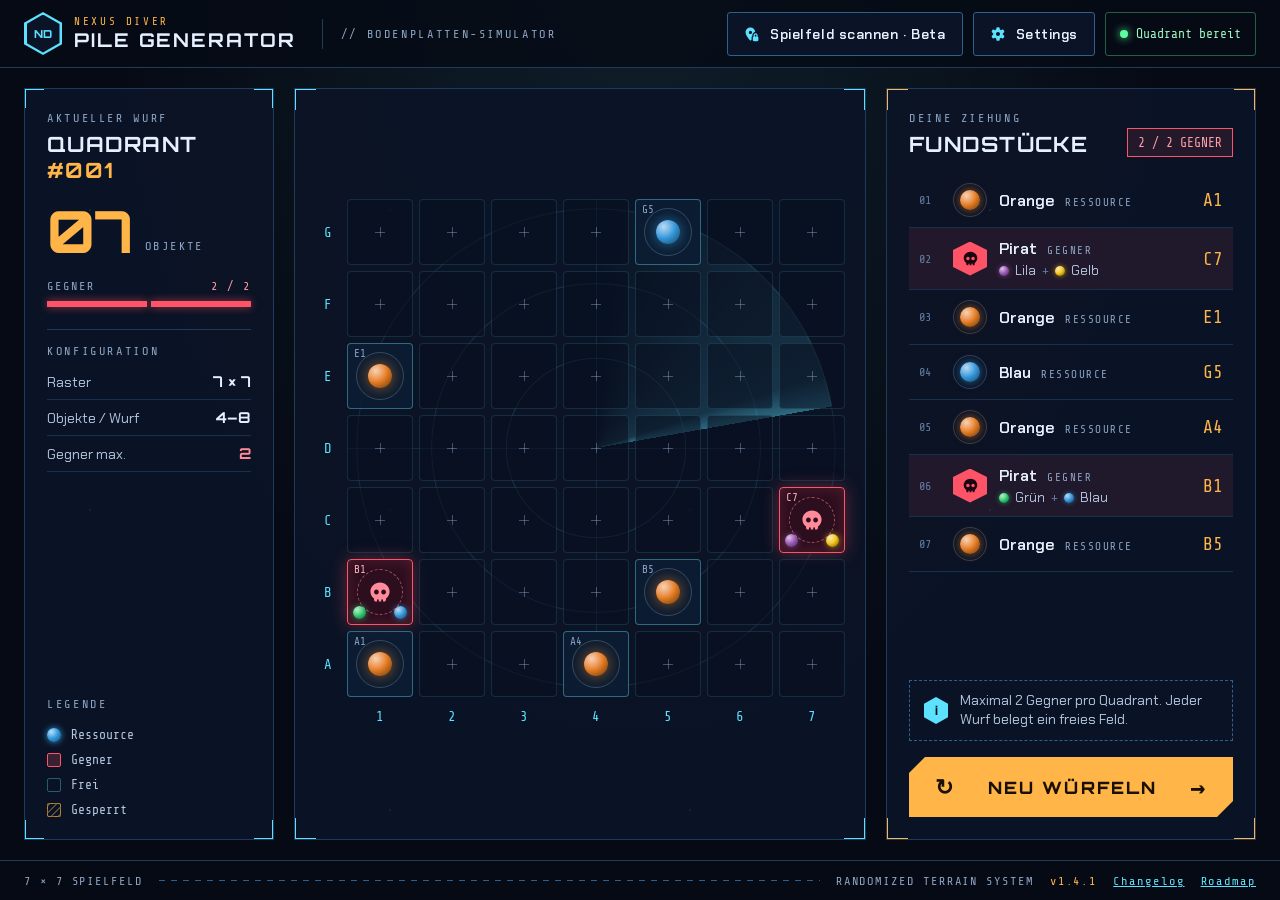
<file: index.html>
<!doctype html>
<html lang="de">
	<head>
		<meta charset="UTF-8" />
		<meta name="viewport" content="width=device-width, initial-scale=1.0, viewport-fit=cover" />
		<meta name="theme-color" content="#060a14" />
		<meta name="application-version" content="1.4.1" />
		<title>Pile Generator | Spielfeld-Bodenplatten</title>
		<meta name="mobile-web-app-capable" content="yes" />
		<meta name="apple-mobile-web-app-capable" content="yes" />
		<meta name="apple-mobile-web-app-status-bar-style" content="black-translucent" />
		<meta name="apple-mobile-web-app-title" content="Pile Gen" />
		<link rel="manifest" href="manifest.webmanifest" />
		<link rel="icon" type="image/png" sizes="32x32" href="img/app/favicon-32.png" />
		<link rel="apple-touch-icon" href="img/app/apple-touch-icon.png" />
		<link rel="stylesheet" href="styles.css" />
	</head>
	<body>
		<div class="app-shell">
			<header class="app-header">
				<div class="brand-lockup">
					<span class="brand-mark" aria-hidden="true"><span>ND</span></span>
					<div>
						<p class="eyebrow">NEXUS DIVER</p>
						<h1>Pile Generator</h1>
					</div>
				</div>
				<p class="header-tagline">// BODENPLATTEN-SIMULATOR</p>
				<div class="header-actions">
					<button id="scan-button" class="scan-button" type="button" aria-controls="scan-view" aria-expanded="false">
						<span class="scan-icon icon-mask" style="--icon: url('img/location-pin-lock-solid-full.svg')" aria-hidden="true"></span>
						<span class="btn-label">Spielfeld scannen · Beta</span>
						<span class="beta-badge" aria-hidden="true">BETA</span>
					</button>
					<button id="settings-button" class="settings-button" type="button" aria-controls="settings-view" aria-expanded="false">
						<span class="settings-icon icon-mask" style="--icon: url('img/gear-solid-full.svg')" aria-hidden="true"></span>
						<span class="btn-label">Settings</span>
					</button>
					<div class="header-meta">
						<span class="status-dot" aria-hidden="true"></span>
						<span>Quadrant bereit</span>
					</div>
				</div>
			</header>

			<main class="app-main">
			<section id="scan-view" class="scan-view" aria-labelledby="scan-title" hidden>
				<div class="settings-heading">
					<div>
						<p class="section-kicker">SPIELFELD-ANALYSE</p>
						<h2 id="scan-title">
							Foto einlesen
							<small>[Beta-Version]</small>
						</h2>
						<p class="settings-description">Fotografiere das Spielfeld von oben. Dunkle Flächen werden zunächst als Wände erkannt und können danach korrigiert werden.</p>
					</div>
					<button id="close-scan-button" class="text-button" type="button">← Zum Generator</button>
				</div>
				<div class="scan-layout">
					<div class="scan-preview-panel">
						<div class="scan-preview-wrap">
							<canvas id="scan-canvas" aria-label="Vorschau des eingelesenen Spielfeldfotos"></canvas>
							<div id="scan-crop-box" class="scan-crop-box" hidden></div>
							<div id="scan-grid" class="scan-grid" aria-label="Erkannte Spielfeldfelder"></div>
							<div id="scan-empty" class="scan-empty">Kein Foto – Felder direkt antippen</div>
						</div>
						<p id="scan-status" class="config-message" role="status" aria-live="polite">Wähle ein Foto oder öffne die Handykamera.</p>
					</div>
					<aside class="scan-controls">
						<label class="primary-button scan-upload-button" for="scan-file-input">Foto aufnehmen / auswählen</label>
						<input id="scan-file-input" class="visually-hidden" type="file" accept="image/*" capture="environment" />
						<p class="config-help">Schwarze Ränder allein sperren kein Feld. Nur dunkle Innenflächen werden erkannt. Tippe Felder an, um die Erkennung umzuschalten.</p>
						<div id="scan-crop-tools" class="scan-crop-tools" hidden>
							<p class="scan-crop-title">Quadratischen Bildausschnitt wählen</p>
							<label for="crop-x">
								Horizontal
								<output id="crop-x-value">50</output>
							</label>
							<input id="crop-x" type="range" min="0" max="100" value="50" />
							<label for="crop-y">
								Vertikal
								<output id="crop-y-value">50</output>
							</label>
							<input id="crop-y" type="range" min="0" max="100" value="50" />
							<label for="crop-size">
								Größe
								<output id="crop-size-value">100</output>
							</label>
							<input id="crop-size" type="range" min="45" max="100" value="100" />
							<button id="crop-image-button" class="primary-button" type="button">Zuschneiden &amp; analysieren</button>
						</div>
						<label class="scan-sensitivity-label" for="scan-sensitivity">
							Erkennungsempfindlichkeit
							<output id="scan-sensitivity-value">55</output>
						</label>
						<input id="scan-sensitivity" class="scan-sensitivity" type="range" min="0" max="100" value="55" />
						<div class="scan-legend">
							<span>
								<i class="scan-legend-swatch playable"></i>
								Bespielbar
							</span>
							<span>
								<i class="scan-legend-swatch blocked"></i>
								Wand / gesperrt
							</span>
						</div>
						<button id="reset-scan-button" class="secondary-button" type="button">Alle Felder freigeben</button>
						<button id="apply-scan-button" class="primary-button" type="button" disabled>Maske übernehmen</button>
					</aside>
				</div>
			</section>

			<section id="settings-view" class="settings-view" aria-labelledby="settings-title" hidden>
				<div class="settings-heading">
					<div>
						<p class="section-kicker">APP KONFIGURATION</p>
						<h2 id="settings-title">Generator einstellen</h2>
						<p class="settings-description">Passe Raster, Ziehungsregeln, Ressourcen und Gegner direkt als JSON an.</p>
					</div>
					<button id="close-settings-button" class="text-button" type="button">← Zum Generator</button>
				</div>
				<div class="settings-layout">
					<div class="config-editor-panel">
						<label class="editor-label" for="config-editor">Konfigurations-JSON</label>
						<textarea id="config-editor" spellcheck="false" aria-describedby="config-help"></textarea>
						<p id="config-help" class="config-help">Änderungen werden erst nach „Konfiguration übernehmen“ aktiv.</p>
						<p id="config-message" class="config-message" role="status" aria-live="polite"></p>
						<div class="settings-actions">
							<button id="reset-config-button" class="secondary-button" type="button">Auf Default zurücksetzen</button>
							<button id="apply-config-button" class="primary-button" type="button">Konfiguration übernehmen</button>
						</div>
					</div>
					<aside class="config-info">
						<p class="section-kicker">AKTUELL AKTIV</p>
						<div class="config-stat">
							<strong id="config-grid-stat">7 × 7</strong>
							<span>Raster</span>
						</div>
						<div class="config-stat">
							<strong id="config-object-stat">4–8</strong>
							<span>Objekte pro Wurf</span>
						</div>
						<div class="config-stat">
							<strong id="config-enemy-stat">2</strong>
							<span>Gegner maximal</span>
						</div>
						<p class="config-tip">
							Tipp: Bei Ressourcen bestimmt
							<code>weight</code>
							, wie häufig eine Farbe gezogen wird.
						</p>
						<p class="storage-note">
							Gespeichert wird nur in diesem Browser unter
							<code>pile-generator-config</code>
							.
						</p>
					</aside>
				</div>
			</section>

			<section class="workspace" aria-label="Spielfeld und Ziehungsdetails">
				<aside class="info-panel" aria-label="Wurf-Informationen">
					<div class="roll-status">
						<div class="roll-heading">
							<span class="status-dot" aria-hidden="true"></span>
							<div>
								<p class="section-kicker">AKTUELLER WURF</p>
								<h2 class="panel-title">Quadrant <span id="roll-number">#001</span></h2>
							</div>
						</div>
						<div class="status-chips">
							<div class="object-count" aria-live="polite">
								<strong id="object-count">00</strong>
								<span>Objekte</span>
							</div>
							<div class="enemy-meter">
								<div class="enemy-meter-label"><span>Gegner</span><strong id="enemy-meter-value">0 / 2</strong></div>
								<div id="enemy-meter-bar" class="enemy-meter-bar" aria-hidden="true"></div>
							</div>
						</div>
					</div>
					<div class="config-list">
						<p class="section-kicker">KONFIGURATION</p>
						<dl>
							<div class="config-row"><dt>Raster</dt><dd id="intro-grid-stat">7 × 7</dd></div>
							<div class="config-row"><dt>Objekte / Wurf</dt><dd id="intro-object-stat">4–8</dd></div>
							<div class="config-row is-danger"><dt>Gegner max.</dt><dd id="intro-enemy-stat">2</dd></div>
						</dl>
					</div>
					<div class="board-footer">
						<p class="section-kicker">LEGENDE</p>
						<span><i class="legend-swatch resource-swatch"></i>Ressource</span>
						<span><i class="legend-swatch enemy-swatch">!</i>Gegner</span>
						<span class="empty-legend"><i class="legend-swatch empty-swatch"></i>Frei</span>
						<span><i class="legend-swatch blocked-swatch"></i>Gesperrt</span>
					</div>
				</aside>

				<section class="board-panel" aria-label="7 mal 7 Spielfeld">
					<div class="board-wrap">
						<div id="board" class="board"></div>
					</div>
				</section>

				<aside class="details-panel" aria-labelledby="details-title">
					<div class="panel-heading compact-heading">
						<div>
							<p class="section-kicker">DEINE ZIEHUNG</p>
							<h2 id="details-title" class="panel-title">Fundstücke</h2>
						</div>
						<span id="enemy-limit" class="limit-chip">0 / 2 Gegner</span>
						<span class="rules-short">max. 2 Gegner · 1 Feld pro Objekt</span>
					</div>
					<div id="results-list" class="results-list" aria-live="polite"></div>
					<div class="rules-note">
						<span class="note-icon" aria-hidden="true">i</span>
						<p>Maximal 2 Gegner pro Quadrant. Jeder Wurf belegt ein freies Feld.</p>
					</div>
					<button id="reroll-button" class="reroll-button" type="button">
						<span class="button-icon" aria-hidden="true">↻</span>
						<span>Neu würfeln</span>
						<span class="button-arrow" aria-hidden="true">→</span>
					</button>
				</aside>
			</section>
			</main>

			<footer class="app-footer">
				<span>7 × 7 SPIELFELD</span>
				<span class="footer-line" aria-hidden="true"></span>
				<span class="footer-system">RANDOMIZED TERRAIN SYSTEM</span>
				<span id="app-version" class="app-version"></span>
				<span class="footer-links">
					<a class="changelog-link" href="changelog.html">Changelog</a>
					<a class="changelog-link" href="roadmap.html">Roadmap</a>
				</span>
			</footer>
		</div>
		<script src="app.js"></script>
	</body>
</html>
</file>
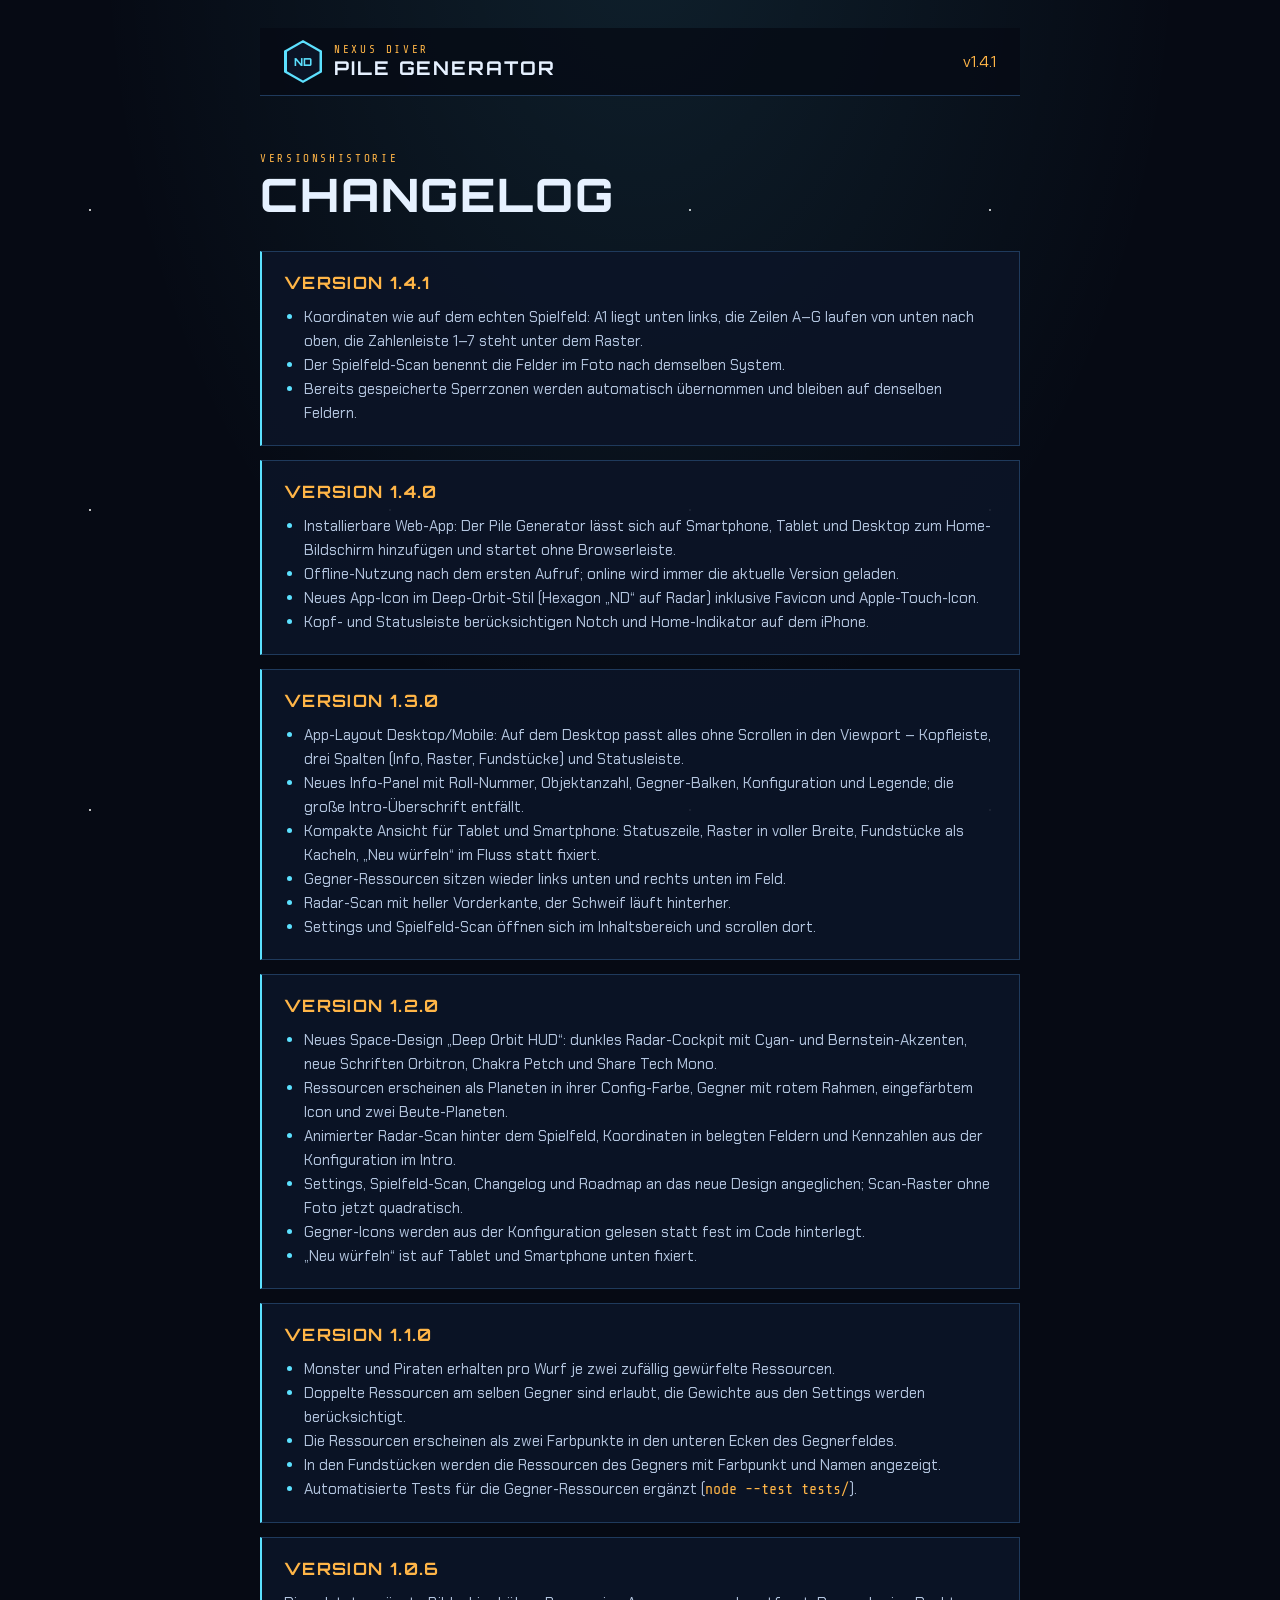
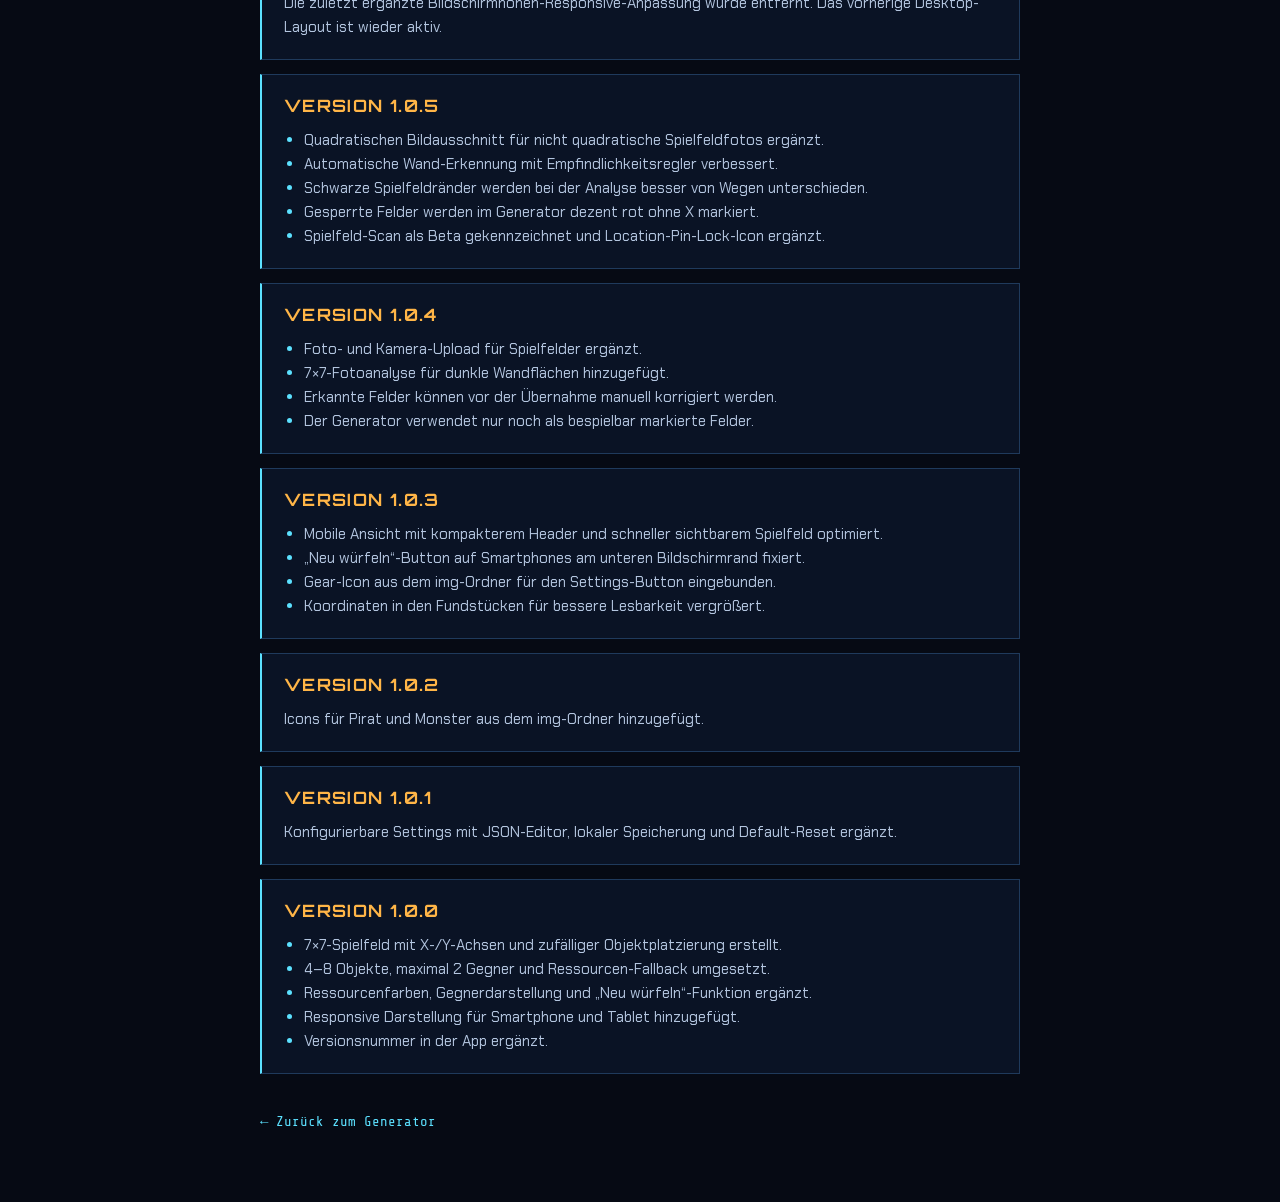
<file: changelog.html>
<!doctype html>
<html lang="de">
	<head>
		<meta charset="UTF-8" />
		<meta name="viewport" content="width=device-width, initial-scale=1.0, viewport-fit=cover" />
		<meta name="theme-color" content="#060a14" />
		<meta name="application-version" content="1.4.1" />
		<title>Changelog | Pile Generator</title>
		<meta name="mobile-web-app-capable" content="yes" />
		<meta name="apple-mobile-web-app-capable" content="yes" />
		<meta name="apple-mobile-web-app-status-bar-style" content="black-translucent" />
		<meta name="apple-mobile-web-app-title" content="Pile Gen" />
		<link rel="manifest" href="manifest.webmanifest" />
		<link rel="icon" type="image/png" sizes="32x32" href="img/app/favicon-32.png" />
		<link rel="apple-touch-icon" href="img/app/apple-touch-icon.png" />
		<link rel="stylesheet" href="styles.css" />
	</head>
	<body>
		<main class="changelog-page">
			<header class="app-header">
				<div class="brand-lockup">
					<span class="brand-mark" aria-hidden="true"><span>ND</span></span>
					<div>
						<p class="eyebrow">NEXUS DIVER</p>
						<h1>Pile Generator</h1>
					</div>
				</div>
				<span class="app-version">v1.4.1</span>
			</header>

			<p class="eyebrow accent-label">VERSIONSHISTORIE</p>
			<h2>Changelog</h2>
			<article class="changelog-entry">
				<h3>Version 1.4.1</h3>
				<ul>
					<li>Koordinaten wie auf dem echten Spielfeld: A1 liegt unten links, die Zeilen A–G laufen von unten nach oben, die Zahlenleiste 1–7 steht unter dem Raster.</li>
					<li>Der Spielfeld-Scan benennt die Felder im Foto nach demselben System.</li>
					<li>Bereits gespeicherte Sperrzonen werden automatisch übernommen und bleiben auf denselben Feldern.</li>
				</ul>
			</article>
			<article class="changelog-entry">
				<h3>Version 1.4.0</h3>
				<ul>
					<li>Installierbare Web-App: Der Pile Generator lässt sich auf Smartphone, Tablet und Desktop zum Home-Bildschirm hinzufügen und startet ohne Browserleiste.</li>
					<li>Offline-Nutzung nach dem ersten Aufruf; online wird immer die aktuelle Version geladen.</li>
					<li>Neues App-Icon im Deep-Orbit-Stil (Hexagon „ND“ auf Radar) inklusive Favicon und Apple-Touch-Icon.</li>
					<li>Kopf- und Statusleiste berücksichtigen Notch und Home-Indikator auf dem iPhone.</li>
				</ul>
			</article>
			<article class="changelog-entry">
				<h3>Version 1.3.0</h3>
				<ul>
					<li>App-Layout Desktop/Mobile: Auf dem Desktop passt alles ohne Scrollen in den Viewport – Kopfleiste, drei Spalten (Info, Raster, Fundstücke) und Statusleiste.</li>
					<li>Neues Info-Panel mit Roll-Nummer, Objektanzahl, Gegner-Balken, Konfiguration und Legende; die große Intro-Überschrift entfällt.</li>
					<li>Kompakte Ansicht für Tablet und Smartphone: Statuszeile, Raster in voller Breite, Fundstücke als Kacheln, „Neu würfeln“ im Fluss statt fixiert.</li>
					<li>Gegner-Ressourcen sitzen wieder links unten und rechts unten im Feld.</li>
					<li>Radar-Scan mit heller Vorderkante, der Schweif läuft hinterher.</li>
					<li>Settings und Spielfeld-Scan öffnen sich im Inhaltsbereich und scrollen dort.</li>
				</ul>
			</article>
			<article class="changelog-entry">
				<h3>Version 1.2.0</h3>
				<ul>
					<li>Neues Space-Design „Deep Orbit HUD“: dunkles Radar-Cockpit mit Cyan- und Bernstein-Akzenten, neue Schriften Orbitron, Chakra Petch und Share Tech Mono.</li>
					<li>Ressourcen erscheinen als Planeten in ihrer Config-Farbe, Gegner mit rotem Rahmen, eingefärbtem Icon und zwei Beute-Planeten.</li>
					<li>Animierter Radar-Scan hinter dem Spielfeld, Koordinaten in belegten Feldern und Kennzahlen aus der Konfiguration im Intro.</li>
					<li>Settings, Spielfeld-Scan, Changelog und Roadmap an das neue Design angeglichen; Scan-Raster ohne Foto jetzt quadratisch.</li>
					<li>Gegner-Icons werden aus der Konfiguration gelesen statt fest im Code hinterlegt.</li>
					<li>„Neu würfeln“ ist auf Tablet und Smartphone unten fixiert.</li>
				</ul>
			</article>
			<article class="changelog-entry">
				<h3>Version 1.1.0</h3>
				<ul>
					<li>Monster und Piraten erhalten pro Wurf je zwei zufällig gewürfelte Ressourcen.</li>
					<li>Doppelte Ressourcen am selben Gegner sind erlaubt, die Gewichte aus den Settings werden berücksichtigt.</li>
					<li>Die Ressourcen erscheinen als zwei Farbpunkte in den unteren Ecken des Gegnerfeldes.</li>
					<li>In den Fundstücken werden die Ressourcen des Gegners mit Farbpunkt und Namen angezeigt.</li>
					<li>Automatisierte Tests für die Gegner-Ressourcen ergänzt (<code>node --test tests/</code>).</li>
				</ul>
			</article>
			<article class="changelog-entry">
				<h3>Version 1.0.6</h3>
				<p>Die zuletzt ergänzte Bildschirmhöhen-Responsive-Anpassung wurde entfernt. Das vorherige Desktop-Layout ist wieder aktiv.</p>
			</article>
			<article class="changelog-entry">
				<h3>Version 1.0.5</h3>
				<ul>
					<li>Quadratischen Bildausschnitt für nicht quadratische Spielfeldfotos ergänzt.</li>
					<li>Automatische Wand-Erkennung mit Empfindlichkeitsregler verbessert.</li>
					<li>Schwarze Spielfeldränder werden bei der Analyse besser von Wegen unterschieden.</li>
					<li>Gesperrte Felder werden im Generator dezent rot ohne X markiert.</li>
					<li>Spielfeld-Scan als Beta gekennzeichnet und Location-Pin-Lock-Icon ergänzt.</li>
				</ul>
			</article>
			<article class="changelog-entry">
				<h3>Version 1.0.4</h3>
				<ul>
					<li>Foto- und Kamera-Upload für Spielfelder ergänzt.</li>
					<li>7×7-Fotoanalyse für dunkle Wandflächen hinzugefügt.</li>
					<li>Erkannte Felder können vor der Übernahme manuell korrigiert werden.</li>
					<li>Der Generator verwendet nur noch als bespielbar markierte Felder.</li>
				</ul>
			</article>
			<article class="changelog-entry">
				<h3>Version 1.0.3</h3>
				<ul>
					<li>Mobile Ansicht mit kompakterem Header und schneller sichtbarem Spielfeld optimiert.</li>
					<li>„Neu würfeln“-Button auf Smartphones am unteren Bildschirmrand fixiert.</li>
					<li>Gear-Icon aus dem img-Ordner für den Settings-Button eingebunden.</li>
					<li>Koordinaten in den Fundstücken für bessere Lesbarkeit vergrößert.</li>
				</ul>
			</article>
			<article class="changelog-entry">
				<h3>Version 1.0.2</h3>
				<p>Icons für Pirat und Monster aus dem img-Ordner hinzugefügt.</p>
			</article>
			<article class="changelog-entry">
				<h3>Version 1.0.1</h3>
				<p>Konfigurierbare Settings mit JSON-Editor, lokaler Speicherung und Default-Reset ergänzt.</p>
			</article>
			<article class="changelog-entry">
				<h3>Version 1.0.0</h3>
				<ul>
					<li>7×7-Spielfeld mit X-/Y-Achsen und zufälliger Objektplatzierung erstellt.</li>
					<li>4–8 Objekte, maximal 2 Gegner und Ressourcen-Fallback umgesetzt.</li>
					<li>Ressourcenfarben, Gegnerdarstellung und „Neu würfeln“-Funktion ergänzt.</li>
					<li>Responsive Darstellung für Smartphone und Tablet hinzugefügt.</li>
					<li>Versionsnummer in der App ergänzt.</li>
				</ul>
			</article>
			<a class="changelog-back" href="index.html">← Zurück zum Generator</a>
		</main>
	</body>
</html>
</file>
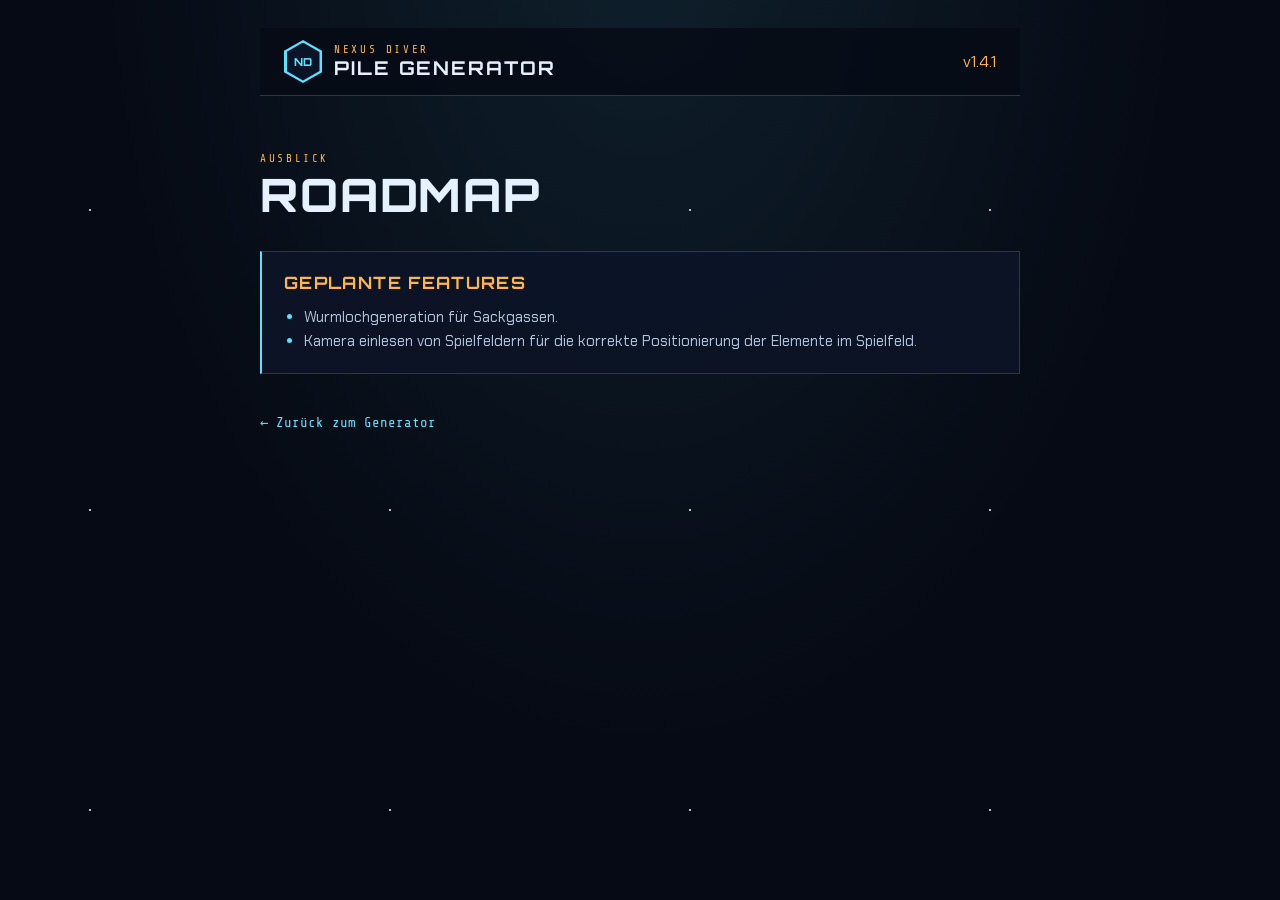
<file: roadmap.html>
<!doctype html>
<html lang="de">
	<head>
		<meta charset="UTF-8" />
		<meta name="viewport" content="width=device-width, initial-scale=1.0, viewport-fit=cover" />
		<meta name="theme-color" content="#060a14" />
		<meta name="application-version" content="1.4.1" />
		<title>Roadmap | Pile Generator</title>
		<meta name="mobile-web-app-capable" content="yes" />
		<meta name="apple-mobile-web-app-capable" content="yes" />
		<meta name="apple-mobile-web-app-status-bar-style" content="black-translucent" />
		<meta name="apple-mobile-web-app-title" content="Pile Gen" />
		<link rel="manifest" href="manifest.webmanifest" />
		<link rel="icon" type="image/png" sizes="32x32" href="img/app/favicon-32.png" />
		<link rel="apple-touch-icon" href="img/app/apple-touch-icon.png" />
		<link rel="stylesheet" href="styles.css" />
	</head>
	<body>
		<main class="changelog-page">
			<header class="app-header">
				<div class="brand-lockup">
					<span class="brand-mark" aria-hidden="true"><span>ND</span></span>
					<div>
						<p class="eyebrow">NEXUS DIVER</p>
						<h1>Pile Generator</h1>
					</div>
				</div>
				<span class="app-version">v1.4.1</span>
			</header>

			<p class="eyebrow accent-label">AUSBLICK</p>
			<h2>Roadmap</h2>
			<article class="changelog-entry">
				<h3>Geplante Features</h3>
				<ul>
					<li>Wurmlochgeneration für Sackgassen.</li>
					<li>Kamera einlesen von Spielfeldern für die korrekte Positionierung der Elemente im Spielfeld.</li>
				</ul>
			</article>
			<a class="changelog-back" href="index.html">← Zurück zum Generator</a>
		</main>
	</body>
</html>
</file>
<file: styles.css>
/* ==========================================================================
   Pile Generator – Design „Deep Orbit HUD“ · App-Layout (Desktop + Mobile)
   Hauptansicht nach Vorlage „Pile Generator Design/mockup/styles.css“,
   darunter Settings, Scan, Changelog/Roadmap.
   Breakpoints:
     ≥ 1180 px  Desktop-App: 3 Spalten, alles in 100dvh, keine Seiten-Scrollbar
     < 1180 px  Kompakt (Tablet/Mobile): gestapelt, max. 640 px breit
   ========================================================================== */

@import url('https://fonts.googleapis.com/css2?family=Orbitron:wght@500;700;800&family=Chakra+Petch:wght@400;500;600&family=Share+Tech+Mono&display=swap');

:root {
	--bg: #060a14;
	--panel: rgba(11, 20, 38, 0.92);
	--panel-solid: #0b1426;
	--cell: rgba(8, 16, 32, 0.55);
	--cell-res: rgba(13, 30, 52, 0.92);
	--cell-enemy: rgba(46, 14, 30, 0.95);
	--line: #1f3a5c;
	--line-strong: #2f5f8c;
	--line-soft: #16304d;
	--cyan: #5ce1ff;
	--amber: #ffb547;
	--danger: #ff5468;
	--danger-soft: #ff8a99;
	--ok: #5dff9e;
	--text: #e6f1ff;
	--text-2: #b4c6e0;
	--muted: #8ba3c4;
	--dim: #5f7ba0;

	--font-display: 'Orbitron', 'Chakra Petch', sans-serif;
	--font-body: 'Chakra Petch', system-ui, sans-serif;
	--font-mono: 'Share Tech Mono', ui-monospace, monospace;

	--radius-cell: 4px;
	--radius-ui: 3px;
	--hex: polygon(50% 0, 100% 25%, 100% 75%, 50% 100%, 0 75%, 0 25%);
	--chamfer: polygon(16px 0, 100% 0, 100% calc(100% - 16px), calc(100% - 16px) 100%, 0 100%, 0 16px);

	/* Raster-Maße (Desktop) */
	--axis-size: 26px;
	--board-gap: 6px;
}

* { box-sizing: border-box; }
[hidden] { display: none !important; }
html, body { margin: 0; }
body {
	min-width: 320px;
	color: var(--text);
	font-family: var(--font-body);
	background-color: var(--bg);
	background-image:
		radial-gradient(ellipse at 50% -10%, rgba(92, 225, 255, 0.1), transparent 60%),
		radial-gradient(1px 1px at 30px 40px, #fff 50%, transparent 52%),
		radial-gradient(1px 1px at 160px 120px, #9fbfe6 50%, transparent 52%),
		radial-gradient(1.4px 1.4px at 90px 210px, #fff 50%, transparent 52%),
		radial-gradient(1px 1px at 240px 60px, var(--cyan) 50%, transparent 52%),
		radial-gradient(1px 1px at 200px 250px, #fff 50%, transparent 52%);
	background-size: 100% 100%, 300px 300px, 300px 300px, 300px 300px, 300px 300px, 300px 300px;
	background-attachment: fixed;
}
button { font: inherit; }
a { color: var(--cyan); }
a:hover { color: #b5f1ff; }
:focus-visible { outline: 2px solid var(--amber); outline-offset: 2px; }
.visually-hidden { position: absolute; width: 1px; height: 1px; overflow: hidden; clip: rect(0 0 0 0); white-space: nowrap; }

.icon-mask {
	display: inline-block;
	flex-shrink: 0;
	background-color: currentColor;
	-webkit-mask: var(--icon) center / contain no-repeat;
	mask: var(--icon) center / contain no-repeat;
}

/* ==========================================================================
   App-Rahmen: Kopfleiste / Inhalt / Statusleiste
   ========================================================================== */
.app-shell {
	display: grid;
	grid-template-rows: auto minmax(0, 1fr) auto;
	min-height: 100dvh;
}

/* Kopfleiste ------------------------------------------------------------- */
.app-header {
	display: flex;
	align-items: center;
	justify-content: space-between;
	gap: 20px;
	height: 68px;
	padding: 0 24px;
	border-bottom: 1px solid var(--line);
	background: rgba(6, 10, 20, 0.8);
}
.brand-lockup { display: flex; align-items: center; gap: 12px; min-width: 0; }
.brand-mark {
	display: grid;
	place-items: center;
	flex-shrink: 0;
	width: 38px;
	height: 43px;
	clip-path: var(--hex);
	background: var(--cyan);
	font-family: var(--font-display);
	font-weight: 800;
	font-size: 11px;
	color: var(--cyan);
}
.brand-mark span { display: grid; place-items: center; width: 33px; height: 38px; clip-path: var(--hex); background: var(--panel-solid); }
.eyebrow { margin: 0; font-family: var(--font-mono); font-size: 11px; letter-spacing: 0.24em; color: var(--amber); }
.app-header h1 { margin: 0; font-family: var(--font-display); font-weight: 700; font-size: 19px; letter-spacing: 0.1em; text-transform: uppercase; white-space: nowrap; }
/* NEU: Untertitel in der Kopfleiste (ersetzt die Intro-Sektion) */
.header-tagline {
	display: flex;
	align-items: center;
	gap: 18px;
	margin: 0 auto 0 6px;
	font-family: var(--font-mono);
	font-size: 12px;
	letter-spacing: 0.22em;
	color: var(--muted);
	white-space: nowrap;
}
.header-tagline::before { content: ''; width: 1px; height: 30px; background: var(--line); }
.header-actions { display: flex; align-items: center; gap: 10px; }
.scan-button,
.settings-button {
	position: relative;
	display: flex;
	align-items: center;
	justify-content: center;
	gap: 10px;
	min-width: 44px;
	min-height: 44px;
	padding: 0 16px;
	border: 1px solid var(--line-strong);
	border-radius: var(--radius-ui);
	background: var(--panel-solid);
	color: var(--text);
	font-weight: 600;
	font-size: 14px;
	letter-spacing: 0.04em;
	cursor: pointer;
	transition: border-color 0.15s, background-color 0.15s;
}
.scan-button:hover, .settings-button:hover, .settings-button.active, .scan-button[aria-expanded='true'] { border-color: var(--cyan); background: rgba(92, 225, 255, 0.08); }
.scan-icon, .settings-icon { width: 16px; height: 16px; color: var(--cyan); }
/* NEU: Beta-Badge, nur in der Kompaktansicht sichtbar */
.beta-badge { display: none; }
.header-meta {
	display: flex;
	align-items: center;
	gap: 8px;
	min-height: 44px;
	padding: 0 14px;
	border: 1px solid rgba(93, 255, 158, 0.35);
	border-radius: var(--radius-ui);
	font-family: var(--font-mono);
	font-size: 13px;
	color: #9df5c0;
}
.status-dot { width: 8px; height: 8px; border-radius: 50%; background: var(--ok); box-shadow: 0 0 8px var(--ok); flex-shrink: 0; }

/* Statusleiste (Footer) -------------------------------------------------- */
.app-footer {
	display: flex;
	align-items: center;
	gap: 16px;
	height: 40px;
	padding: 0 24px;
	border-top: 1px solid var(--line);
	background: rgba(6, 10, 20, 0.8);
	font-family: var(--font-mono);
	font-size: 12px;
	letter-spacing: 0.16em;
	color: var(--muted);
}
.footer-line { flex: 1 1 60px; height: 1px; background: repeating-linear-gradient(90deg, var(--line-strong) 0 6px, transparent 6px 12px); }
.app-version { color: var(--amber); }
.changelog-link { padding: 6px 0; }
.footer-links { display: flex; gap: 16px; }

/* NEU: Inhaltsbereich zwischen Kopf- und Statusleiste */
.app-main { display: flex; flex-direction: column; min-height: 0; }
.app-main > .workspace { flex: 1 1 auto; }
.app-main > .settings-view,
.app-main > .scan-view { flex: 1 1 auto; min-height: 0; overflow-y: auto; padding: 20px 24px; }

/* ==========================================================================
   Workspace: 3 Spalten
   ========================================================================== */
.workspace {
	display: grid;
	grid-template-columns: 250px minmax(0, 1fr) 370px;
	gap: 20px;
	min-height: 0;
	padding: 20px 24px;
}

/* Panels mit Eckwinkeln -------------------------------------------------- */
.info-panel,
.board-panel,
.details-panel {
	--bracket: var(--cyan);
	--bracket-size: 20px;
	position: relative;
	min-width: 0;
	min-height: 0;
	border: 1px solid var(--line);
	background:
		linear-gradient(var(--bracket), var(--bracket)) top left / var(--bracket-size) 2px no-repeat border-box,
		linear-gradient(var(--bracket), var(--bracket)) top left / 2px var(--bracket-size) no-repeat border-box,
		linear-gradient(var(--bracket), var(--bracket)) top right / var(--bracket-size) 2px no-repeat border-box,
		linear-gradient(var(--bracket), var(--bracket)) top right / 2px var(--bracket-size) no-repeat border-box,
		linear-gradient(var(--bracket), var(--bracket)) bottom left / var(--bracket-size) 2px no-repeat border-box,
		linear-gradient(var(--bracket), var(--bracket)) bottom left / 2px var(--bracket-size) no-repeat border-box,
		linear-gradient(var(--bracket), var(--bracket)) bottom right / var(--bracket-size) 2px no-repeat border-box,
		linear-gradient(var(--bracket), var(--bracket)) bottom right / 2px var(--bracket-size) no-repeat border-box,
		var(--panel);
}
.details-panel { --bracket: var(--amber); }

.section-kicker { margin: 0 0 6px; font-family: var(--font-mono); font-weight: 400; font-size: 12px; letter-spacing: 0.22em; color: var(--muted); }
.panel-title { margin: 0; font-family: var(--font-display); font-weight: 700; font-size: 21px; letter-spacing: 0.06em; text-transform: uppercase; }
#roll-number { color: var(--amber); }

/* NEU: Info-Panel (links) ------------------------------------------------- */
.info-panel { display: flex; flex-direction: column; gap: 22px; padding: 22px; }
.roll-status { display: flex; flex-direction: column; gap: 22px; }
.roll-heading { display: flex; align-items: center; gap: 8px; }
.roll-heading .status-dot { display: none; }
.status-chips { display: flex; flex-direction: column; gap: 22px; }
.object-count { display: flex; align-items: flex-end; gap: 12px; }
.object-count strong { font-family: var(--font-display); font-weight: 800; font-size: 58px; line-height: 0.9; color: var(--amber); }
.object-count span { padding-bottom: 4px; font-family: var(--font-mono); font-size: 12px; letter-spacing: 0.2em; color: var(--muted); text-transform: uppercase; }
.enemy-meter { display: flex; flex-direction: column; gap: 8px; }
.enemy-meter-label { display: flex; justify-content: space-between; font-family: var(--font-mono); font-size: 12px; letter-spacing: 0.16em; color: var(--muted); text-transform: uppercase; }
.enemy-meter-label strong { font-weight: 400; color: #ff9eaa; }
.enemy-meter-bar { display: grid; grid-auto-flow: column; grid-auto-columns: minmax(0, 1fr); gap: 4px; }
.enemy-meter-bar span { height: 6px; background: var(--line-soft); }
.enemy-meter-bar span.is-filled { background: var(--danger); box-shadow: 0 0 8px rgba(255, 84, 104, 0.6); }

.config-list { margin: 0; border-top: 1px solid var(--line); }
.config-list .section-kicker { margin: 14px 0 6px; }
.config-list dl { margin: 0; } /* Kicker steht außerhalb der <dl>, damit das Markup gültig bleibt */
.config-row { display: flex; align-items: baseline; justify-content: space-between; padding: 8px 0; border-bottom: 1px solid var(--line-soft); }
.config-row dt { font-size: 14px; color: var(--text-2); }
.config-row dd { margin: 0; font-family: var(--font-display); font-weight: 700; font-size: 15px; }
.config-row.is-danger dd { color: var(--danger-soft); }

/* Legende: in 1.2.0 unter dem Board, jetzt unten im Info-Panel */
.board-footer {
	display: flex;
	flex-direction: column;
	gap: 10px;
	margin-top: auto;
	font-family: var(--font-mono);
	font-size: 13px;
	color: var(--text-2);
}
.board-footer > span { display: flex; align-items: center; gap: 10px; }
.legend-swatch { display: inline-block; width: 14px; height: 14px; border-radius: 2px; font-size: 0; flex-shrink: 0; }
.resource-swatch { border-radius: 50%; background: radial-gradient(circle at 32% 28%, #b5e2ff, #3498db 48%, #134a78); box-shadow: 0 0 6px #3498db; }
.enemy-swatch { border: 1px solid var(--danger); background: rgba(255, 84, 104, 0.2); }
.empty-swatch { border: 1px solid rgba(92, 225, 255, 0.35); }
.blocked-swatch { border: 1px solid rgba(255, 181, 71, 0.6); background: repeating-linear-gradient(135deg, rgba(255, 181, 71, 0.35) 0 2px, transparent 2px 5px); }

/* Board-Panel (Mitte) ---------------------------------------------------- */
.board-panel {
	--bracket-size: 22px;
	display: flex;
	padding: 20px;
	/* NEU: das Board richtet sich nach der kleineren Seite des Panels */
	container-type: size;
	align-items: center;
	justify-content: center;
}
.board-wrap {
	position: relative;
	isolation: isolate;
	width: min(100cqw, 100cqh);
	height: min(100cqw, 100cqh);
}
.board {
	display: grid;
	grid-template-columns: var(--axis-size) repeat(var(--grid-columns, 7), minmax(0, 1fr));
	grid-template-rows: repeat(var(--grid-rows, 7), minmax(0, 1fr)) var(--axis-size);
	gap: var(--board-gap);
	width: 100%;
	height: 100%;
}
.axis-label { align-self: center; text-align: center; font-family: var(--font-mono); font-size: 14px; color: var(--cyan); }

/* Radar: Ringe + Fadenkreuz + Scan-Kegel, zentriert auf den Zellbereich */
.board-wrap::before,
.board-wrap::after {
	content: '';
	position: absolute;
	z-index: -1;
	inset: 0 0 calc(var(--axis-size) + var(--board-gap)) calc(var(--axis-size) + var(--board-gap));
	pointer-events: none;
}
.board-wrap::before {
	background:
		linear-gradient(rgba(92, 225, 255, 0.12), rgba(92, 225, 255, 0.12)) center / 100% 1px no-repeat,
		linear-gradient(rgba(92, 225, 255, 0.12), rgba(92, 225, 255, 0.12)) center / 1px 100% no-repeat,
		radial-gradient(circle closest-side, transparent calc(36% - 1px), rgba(92, 225, 255, 0.16) 36%, transparent calc(36% + 1px), transparent calc(66% - 1px), rgba(92, 225, 255, 0.14) 66%, transparent calc(66% + 1px), transparent calc(96% - 1px), rgba(92, 225, 255, 0.12) 96%, transparent calc(96% + 1px));
}
/* Gedreht wird der Gradient-Winkel (kein Überstand, kein Scrollen).
   Drehung im Uhrzeigersinn: helle, scharfe VORDERKANTE, der Schweif blendet
   NACH HINTEN (gegen die Drehrichtung) aus. */
@property --radar-angle {
	syntax: '<angle>';
	inherits: false;
	initial-value: 0deg;
}
.board-wrap::after {
	background: conic-gradient(from var(--radar-angle), transparent 0deg, rgba(92, 225, 255, 0.16) 72deg, rgba(92, 225, 255, 0.42) 80deg, transparent 80deg 360deg);
	-webkit-mask: radial-gradient(circle closest-side, #000 96%, transparent 96.5%);
	mask: radial-gradient(circle closest-side, #000 96%, transparent 96.5%);
	animation: radar-sweep 8s linear infinite;
}
@keyframes radar-sweep { to { --radar-angle: 360deg; } }
@media (prefers-reduced-motion: reduce) { .board-wrap::after { animation: none; --radar-angle: 300deg; } }

/* Zellen (füllen ihre Grid-Zelle, kein aspect-ratio mehr nötig) */
.cell {
	position: relative;
	display: grid;
	place-items: center;
	min-width: 0;
	min-height: 0;
	border: 1px solid rgba(92, 225, 255, 0.14);
	border-radius: var(--radius-cell);
	background: var(--cell);
	animation: cell-in 0.35s ease-out both;
}
@keyframes cell-in { from { opacity: 0; transform: scale(0.92); } }
@media (prefers-reduced-motion: reduce) { .cell, .result-item { animation: none; } }
.cell:not(.occupied):not(.blocked)::after {
	content: '';
	width: 10px;
	height: 10px;
	background:
		linear-gradient(rgba(139, 163, 196, 0.45), rgba(139, 163, 196, 0.45)) center / 100% 1px no-repeat,
		linear-gradient(rgba(139, 163, 196, 0.45), rgba(139, 163, 196, 0.45)) center / 1px 100% no-repeat;
}
.cell.occupied::before {
	content: attr(data-label);
	position: absolute;
	top: 4px;
	left: 6px;
	font-family: var(--font-mono);
	font-size: 11px;
	line-height: 1;
	color: var(--muted);
}
.cell.blocked { border-color: rgba(255, 181, 71, 0.55); background: repeating-linear-gradient(135deg, rgba(255, 181, 71, 0.2) 0 4px, rgba(6, 10, 20, 0.85) 4px 10px); }
.cell.occupied.resource { border-color: rgba(92, 225, 255, 0.4); background: var(--cell-res); }
.cell.occupied.resource::after { content: ''; position: absolute; width: 72%; height: 72%; border: 1px solid rgba(230, 241, 255, 0.2); border-radius: 50%; }

.cell-marker,
.enemy-resource-dot,
.result-resource-dot,
.result-icon > .planet {
	border-radius: 50%;
	background: radial-gradient(circle at 32% 28%, color-mix(in srgb, var(--resource-color) 35%, #fff) 0%, var(--resource-color) 48%, color-mix(in srgb, var(--resource-color) 45%, #000) 100%);
	box-shadow: 0 0 var(--glow, 14px) color-mix(in srgb, var(--resource-color) 65%, transparent);
}
.cell-marker { width: 38%; height: 38%; }

.cell.occupied.enemy { border-color: var(--danger); background: var(--cell-enemy); box-shadow: 0 0 18px rgba(255, 84, 104, 0.35), inset 0 0 14px rgba(255, 84, 104, 0.2); }
.cell.occupied.enemy::before { color: #ffb3bd; }
.cell.occupied.enemy::after { content: ''; position: absolute; width: 70%; height: 70%; border: 1px dashed rgba(255, 138, 153, 0.55); border-radius: 50%; }
.enemy-marker { width: 38%; height: 38%; color: var(--danger-soft); }
/* GEÄNDERT: Beute wie im Original links unten / rechts unten */
.enemy-resource-dot { --glow: 6px; position: absolute; width: 13px; height: 13px; }
.enemy-resource-dot-1 { bottom: 8%; left: 8%; }
.enemy-resource-dot-2 { bottom: 8%; right: 8%; }

/* Details-Panel (rechts) ------------------------------------------------- */
.details-panel { --bracket-size: 22px; display: flex; flex-direction: column; gap: 16px; padding: 22px; }
.panel-heading { display: flex; align-items: flex-end; justify-content: space-between; gap: 12px; }
.limit-chip { padding: 6px 10px; border: 1px solid var(--danger); background: rgba(255, 84, 104, 0.1); font-family: var(--font-mono); font-size: 13px; color: #ff9eaa; text-transform: uppercase; white-space: nowrap; }
/* NEU: Kurzregel, nur kompakt sichtbar */
.rules-short { display: none; }
.results-list { flex: 1 1 auto; min-height: 0; overflow-y: auto; display: flex; flex-direction: column; counter-reset: result; }
.result-item {
	counter-increment: result;
	display: flex;
	align-items: center;
	gap: 12px;
	padding: 10px;
	border-bottom: 1px solid var(--line-soft);
	animation: cell-in 0.3s ease-out both;
}
.result-item::before { content: counter(result, decimal-leading-zero); width: 22px; flex-shrink: 0; font-family: var(--font-mono); font-size: 12px; color: var(--dim); }
.result-item.is-enemy { background: rgba(255, 84, 104, 0.09); }
.result-main { display: flex; align-items: center; gap: 12px; flex: 1 1 auto; min-width: 0; }
.result-icon { display: grid; place-items: center; width: 34px; height: 34px; flex-shrink: 0; border: 1px solid rgba(230, 241, 255, 0.18); border-radius: 50%; }
.result-icon > .planet { --glow: 10px; width: 20px; height: 20px; }
.enemy-result-icon { border: 0; border-radius: 0; clip-path: var(--hex); background: var(--danger); }
.result-enemy-marker { width: 17px; height: 17px; color: #1a0610; }
.result-copy { min-width: 0; display: flex; flex-wrap: wrap; align-items: baseline; column-gap: 10px; }
.result-name { font-weight: 600; font-size: 16px; }
.result-type { font-family: var(--font-mono); font-size: 11px; letter-spacing: 0.14em; color: var(--muted); }
.result-enemy-resources { flex-basis: 100%; display: flex; align-items: center; gap: 6px; margin-top: 3px; font-size: 13px; color: var(--text-2); }
.result-resource { display: inline-flex; align-items: center; gap: 6px; }
.result-resource-dot { --glow: 5px; width: 10px; height: 10px; flex-shrink: 0; }
.result-resource-separator { color: var(--dim); }
.result-coordinate { flex-shrink: 0; font-family: var(--font-mono); font-size: 18px; color: var(--amber); }
.empty-results { margin: 0; padding: 16px 10px; font-family: var(--font-mono); color: var(--muted); }

.rules-note { display: flex; align-items: center; gap: 12px; padding: 10px 14px; border: 1px dashed var(--line-strong); }
.rules-note p { margin: 0; font-size: 14px; line-height: 1.4; color: var(--text-2); }
.note-icon { display: grid; place-items: center; width: 24px; height: 27px; flex-shrink: 0; clip-path: var(--hex); background: var(--cyan); font-family: var(--font-display); font-weight: 800; font-size: 12px; color: var(--bg); }

.reroll-button {
	flex: 0 0 auto;
	display: flex;
	align-items: center;
	justify-content: space-between;
	gap: 12px;
	min-height: 60px;
	padding: 0 26px;
	border: 0;
	clip-path: var(--chamfer);
	background: var(--amber);
	color: #1a1000;
	font-family: var(--font-display);
	font-weight: 800;
	font-size: 17px;
	letter-spacing: 0.12em;
	text-transform: uppercase;
	cursor: pointer;
	transition: background-color 0.15s, transform 0.1s;
}
.reroll-button:hover { background: #ffc66e; }
.reroll-button:active { transform: translateY(1px); }
.button-icon, .button-arrow { font-size: 22px; line-height: 1; }

/* ==========================================================================
   Desktop-App ≥ 1180 px: exakt Viewporthöhe
   ========================================================================== */
@media (min-width: 1180px) and (min-height: 700px) {
	.app-shell { height: 100dvh; overflow: hidden; }
}

/* ==========================================================================
   Kompakt < 1180 px (Tablet & Mobile) – Artboard „Deep Orbit HUD · Mobile“
   ========================================================================== */
@media (max-width: 1179px) {
	:root { --axis-size: 16px; --board-gap: 4px; }

	.app-header { height: 60px; padding: 0 12px 0 14px; gap: 10px; }
	.brand-lockup { gap: 10px; }
	.brand-mark { width: 32px; height: 36px; font-size: 9px; }
	.brand-mark span { width: 27px; height: 31px; }
	.eyebrow { font-size: 10px; letter-spacing: 0.22em; }
	.app-header h1 { font-size: 15px; letter-spacing: 0.08em; }
	.header-tagline, .header-meta { display: none; }
	.header-actions { gap: 8px; }
	.scan-button, .settings-button { width: 44px; padding: 0; }
	.scan-icon, .settings-icon { width: 18px; height: 18px; }
	.btn-label { position: absolute; width: 1px; height: 1px; overflow: hidden; clip: rect(0 0 0 0); white-space: nowrap; }
	.beta-badge { display: block; position: absolute; top: -6px; right: -6px; padding: 1px 4px; background: var(--amber); color: #1a1000; font-family: var(--font-mono); font-size: 9px; line-height: 12px; }

	.workspace {
		display: flex;
		flex-direction: column;
		gap: 10px;
		width: 100%;
		max-width: 640px;
		margin: 0 auto;
		padding: 12px 12px 0;
	}

	/* Info-Panel wird zur Statuszeile */
	.info-panel { flex-direction: row; align-items: center; justify-content: space-between; gap: 8px; padding: 0; border: 0; background: none; min-height: 40px; }
	.roll-status { flex: 1 1 auto; flex-direction: row; align-items: center; justify-content: space-between; gap: 6px; }
	.roll-heading .section-kicker { display: none; }
	.roll-heading .status-dot { display: block; }
	.panel-title { font-size: 15px; }
	.info-panel .panel-title { white-space: nowrap; }
	.status-chips { flex-direction: row; align-items: center; gap: 6px; }
	.object-count { align-items: baseline; gap: 5px; padding: 5px 8px; border: 1px solid var(--line); background: var(--panel-solid); }
	.object-count strong { font-size: 14px; line-height: 1; }
	.object-count span { padding: 0; font-size: 11px; letter-spacing: 0; }
	.enemy-meter { padding: 5px 8px; border: 1px solid var(--danger); background: rgba(255, 84, 104, 0.1); }
	.enemy-meter-label { gap: 4px; font-size: 12px; letter-spacing: 0; color: #ff9eaa; }
	.enemy-meter-label > span { order: 2; }
	/* Chips einzeilig halten; auf sehr schmalen Geräten rutscht die Chip-Gruppe in eine zweite Zeile */
	.enemy-meter-label { white-space: nowrap; }
	.roll-status { flex-wrap: wrap; }
	.enemy-meter-bar, .config-list, .info-panel .board-footer { display: none; }

	/* Board in voller Breite, quadratisch */
	.board-panel { --bracket-size: 14px; display: block; padding: 8px; container-type: normal; }
	.board-wrap { width: 100%; height: auto; aspect-ratio: 1 / 1; }
	.axis-label { font-size: 12px; }
	.cell { border-radius: 3px; }
	.cell:not(.occupied):not(.blocked)::after { width: 8px; height: 8px; }
	.cell.occupied::before { display: none; }
	.cell-marker { width: 44%; height: 44%; }
	.cell.occupied.resource::after { width: 76%; height: 76%; }
	.cell.occupied.enemy::after { display: none; }
	.enemy-marker { width: 46%; height: 46%; }
	.enemy-resource-dot { width: 8px; height: 8px; }
	.enemy-resource-dot-1 { bottom: 6%; left: 6%; }
	.enemy-resource-dot-2 { bottom: 6%; right: 6%; }

	/* Fundstücke als 2-Spalten-Kacheln */
	.details-panel { display: contents; }
	.panel-heading { align-items: baseline; }
	.details-panel .section-kicker, .limit-chip, .rules-note { display: none; }
	.details-panel .panel-title { font-family: var(--font-mono); font-weight: 400; font-size: 12px; letter-spacing: 0.22em; color: var(--muted); }
	.rules-short { display: inline; font-family: var(--font-mono); font-size: 11px; color: var(--muted); }
	.results-list { flex: 0 0 auto; display: grid; grid-template-columns: repeat(2, minmax(0, 1fr)); gap: 6px; overflow: visible; }
	.result-item { gap: 8px; min-height: 44px; padding: 6px 10px; border: 1px solid var(--line); background: var(--panel); }
	.result-item::before { display: none; }
	.result-item.is-enemy { border-color: rgba(255, 84, 104, 0.6); background: var(--cell-enemy); }
	.result-main { gap: 8px; }
	.result-icon { width: 18px; height: 18px; border: 0; }
	.result-icon > .planet { --glow: 8px; width: 18px; height: 18px; }
	.enemy-result-icon { width: 22px; height: 25px; }
	.result-enemy-marker { width: 12px; height: 12px; }
	.result-name { font-size: 14px; line-height: 1.15; white-space: nowrap; overflow: hidden; text-overflow: ellipsis; }
	.result-type { display: none; }
	.result-enemy-resources { gap: 4px; margin-top: 2px; font-size: 0; }
	.result-resource { gap: 0; }
	.result-resource-dot { --glow: 4px; width: 9px; height: 9px; }
	.result-resource-separator { font-size: 10px; }
	.result-coordinate { font-size: 15px; }

	.reroll-button { min-height: 56px; padding: 0 22px; font-size: 16px; margin-top: auto; clip-path: polygon(14px 0, 100% 0, 100% calc(100% - 14px), calc(100% - 14px) 100%, 0 100%, 0 14px); }

	.app-footer { justify-content: space-between; gap: 10px; padding: 0 14px; border-top: 0; background: none; font-size: 11px; letter-spacing: 0.12em; max-width: 640px; width: 100%; margin: 0 auto; }
	.footer-line, .footer-system { display: none; }
	.footer-links { display: flex; gap: 14px; margin-left: auto; }
}

/* ==========================================================================
   Weitere Ansichten – Settings, Scan, Changelog, Roadmap (an Tokens angeglichen)
   ========================================================================== */

/* Buttons ---------------------------------------------------------------- */
.primary-button,
.secondary-button {
	display: flex;
	align-items: center;
	justify-content: center;
	min-height: 48px;
	padding: 0 20px;
	font-size: 14px;
	cursor: pointer;
	text-align: center;
}
.primary-button {
	border: 0;
	clip-path: var(--chamfer);
	background: var(--amber);
	color: #1a1000;
	font-family: var(--font-display);
	font-weight: 800;
	letter-spacing: 0.08em;
	text-transform: uppercase;
	transition: background-color 0.15s;
}
.primary-button:hover { background: #ffc66e; }
.primary-button:disabled { opacity: 0.4; cursor: not-allowed; }
.primary-button:disabled:hover { background: var(--amber); }
.secondary-button {
	border: 1px solid var(--line-strong);
	border-radius: var(--radius-ui);
	background: var(--panel-solid);
	color: var(--text);
	font-weight: 600;
	letter-spacing: 0.04em;
	transition: border-color 0.15s, background-color 0.15s;
}
.secondary-button:hover { border-color: var(--cyan); background: rgba(92, 225, 255, 0.08); }
.text-button {
	flex-shrink: 0;
	min-height: 44px;
	padding: 0;
	border: 0;
	background: transparent;
	color: var(--cyan);
	font-family: var(--font-mono);
	font-size: 14px;
	cursor: pointer;
}
.text-button:hover { color: #b5f1ff; }

/* Kopf der Settings-/Scan-Ansicht ----------------------------------------- */
.settings-heading {
	display: flex;
	align-items: flex-start;
	justify-content: space-between;
	gap: 24px;
}
.settings-heading h2 {
	margin: 0;
	font-family: var(--font-display);
	font-weight: 700;
	font-size: 28px;
	letter-spacing: 0.06em;
	text-transform: uppercase;
}
.settings-heading h2 small {
	font-family: var(--font-mono);
	font-weight: 400;
	font-size: 13px;
	letter-spacing: 0.16em;
	color: var(--amber);
	vertical-align: middle;
}
.settings-description { margin: 10px 0 0; max-width: 640px; font-size: 15px; line-height: 1.5; color: var(--text-2); }

.settings-layout,
.scan-layout {
	display: grid;
	grid-template-columns: minmax(0, 1fr) 280px;
	gap: 20px;
}
.config-editor-panel,
.config-info,
.scan-preview-panel,
.scan-controls {
	min-width: 0;
	padding: 20px;
	border: 1px solid var(--line);
	background: rgba(6, 10, 20, 0.45);
}

/* Settings --------------------------------------------------------------- */
.editor-label,
.config-info .section-kicker {
	display: block;
	margin: 0 0 10px;
	font-family: var(--font-mono);
	font-size: 12px;
	letter-spacing: 0.22em;
	color: var(--muted);
	text-transform: uppercase;
}
#config-editor {
	display: block;
	width: 100%;
	min-height: 470px;
	padding: 16px;
	resize: vertical;
	border: 1px solid var(--line);
	border-radius: var(--radius-ui);
	outline: none;
	background: var(--bg);
	color: var(--text);
	font-family: var(--font-mono);
	font-size: 13px;
	line-height: 1.6;
}
#config-editor:focus { border-color: var(--cyan); }
.config-help { margin: 10px 0 0; font-size: 13px; line-height: 1.5; color: var(--muted); }
.config-message { min-height: 20px; margin: 10px 0 0; font-family: var(--font-mono); font-size: 13px; color: var(--text-2); }
.config-message.success { color: var(--ok); }
.config-message.error { color: var(--danger-soft); }
.settings-actions { display: flex; flex-wrap: wrap; justify-content: flex-end; gap: 10px; margin-top: 16px; }
.config-info { align-self: start; display: flex; flex-direction: column; gap: 8px; }
.config-stat { padding: 10px 12px; border: 1px solid var(--line); background: var(--panel-solid); }
.config-stat strong { display: block; font-family: var(--font-display); font-weight: 700; font-size: 18px; }
.config-stat span { font-family: var(--font-mono); font-size: 11px; color: var(--muted); text-transform: uppercase; }
.config-tip,
.storage-note { margin: 8px 0 0; font-size: 13px; line-height: 1.5; color: var(--text-2); }
.storage-note { padding-top: 12px; border-top: 1px solid var(--line); color: var(--muted); }
.config-tip code,
.storage-note code { font-family: var(--font-mono); color: var(--amber); }

/* Scan ------------------------------------------------------------------- */
.scan-preview-wrap {
	position: relative;
	display: grid;
	min-height: 360px;
	place-items: center;
	overflow: hidden;
	border: 1px solid var(--line);
	border-radius: var(--radius-cell);
	background: var(--bg);
}
/* Ohne Foto: quadratisches Raster wie das Spielfeld */
.scan-preview-wrap:not(.has-image) { width: min(100%, 560px); min-height: 0; margin-inline: auto; aspect-ratio: 1 / 1; }
#scan-canvas { display: block; width: 100%; height: 100%; object-fit: fill; }
.scan-empty {
	position: absolute;
	z-index: 1;
	padding: 6px 12px;
	border: 1px solid var(--line-strong);
	background: var(--panel-solid);
	font-family: var(--font-mono);
	font-size: 13px;
	color: var(--text-2);
	pointer-events: none;
}
.scan-crop-box {
	position: absolute;
	z-index: 2;
	border: 2px solid var(--cyan);
	box-shadow: 0 0 0 9999px rgba(6, 10, 20, 0.6);
	pointer-events: none;
}
.scan-grid {
	position: absolute;
	inset: 0;
	display: grid;
	grid-template-columns: repeat(var(--scan-columns, 7), minmax(0, 1fr));
	grid-template-rows: repeat(var(--scan-rows, 7), minmax(0, 1fr));
}
/* Bespielbar = Optik „Frei“, gesperrt = Optik „Gesperrt“ */
.scan-cell {
	min-width: 0;
	padding: 0;
	border: 1px solid rgba(92, 225, 255, 0.22);
	background: rgba(8, 16, 32, 0.35);
	color: var(--muted);
	font-family: var(--font-mono);
	font-size: clamp(9px, 1.2vw, 12px);
	cursor: pointer;
	transition: background-color 0.15s;
}
.scan-cell:hover,
.scan-cell:focus-visible { background: rgba(92, 225, 255, 0.16); outline: 2px solid var(--cyan); outline-offset: -2px; }
.scan-cell.blocked {
	border-color: rgba(255, 181, 71, 0.55);
	background: repeating-linear-gradient(135deg, rgba(255, 181, 71, 0.3) 0 4px, rgba(6, 10, 20, 0.75) 4px 10px);
	color: #ffd79a;
}
.scan-controls { display: flex; flex-direction: column; align-items: stretch; gap: 10px; }
.scan-upload-button { width: 100%; }
.scan-crop-tools { display: grid; gap: 8px; padding-top: 14px; border-top: 1px solid var(--line); }
.scan-crop-title { margin: 0; font-family: var(--font-mono); font-size: 12px; letter-spacing: 0.16em; color: var(--muted); text-transform: uppercase; }
.scan-crop-tools label,
.scan-sensitivity-label { display: flex; justify-content: space-between; gap: 10px; font-size: 13px; color: var(--text-2); }
.scan-sensitivity-label { margin-top: 6px; }
.scan-crop-tools output,
.scan-sensitivity-label output { font-family: var(--font-mono); color: var(--amber); }
.scan-controls input[type='range'] { width: 100%; margin: 0 0 6px; accent-color: var(--cyan); }
.scan-legend {
	display: flex;
	flex-wrap: wrap;
	gap: 10px 18px;
	margin-top: auto;
	padding: 12px 0;
	border-top: 1px solid var(--line);
	font-family: var(--font-mono);
	font-size: 13px;
	color: var(--text-2);
}
.scan-legend span { display: flex; align-items: center; gap: 8px; }
.scan-legend-swatch { display: inline-block; width: 12px; height: 12px; border-radius: 2px; }
.scan-legend-swatch.playable { border: 1px solid rgba(92, 225, 255, 0.35); }
.scan-legend-swatch.blocked { border: 1px solid rgba(255, 181, 71, 0.6); background: repeating-linear-gradient(135deg, rgba(255, 181, 71, 0.35) 0 2px, transparent 2px 5px); }
.scan-controls .primary-button,
.scan-controls .secondary-button { width: 100%; }
/* Changelog & Roadmap ---------------------------------------------------- */
.changelog-page {
	width: min(760px, calc(100% - 64px));
	margin: 0 auto;
	padding: 28px 0 70px;
}
.changelog-page .app-header { margin-bottom: 56px; }
.changelog-page > h2 {
	margin: 0 0 28px;
	font-family: var(--font-display);
	font-weight: 800;
	font-size: clamp(30px, 5vw, 46px);
	letter-spacing: 0.04em;
	text-transform: uppercase;
}
.changelog-entry {
	margin-bottom: 14px;
	padding: 20px 22px;
	border: 1px solid var(--line);
	border-left: 2px solid var(--cyan);
	background: var(--panel);
}
.changelog-entry h3 {
	margin: 0 0 12px;
	font-family: var(--font-display);
	font-weight: 700;
	font-size: 17px;
	letter-spacing: 0.08em;
	color: var(--amber);
	text-transform: uppercase;
}
.changelog-entry p,
.changelog-entry li { font-size: 15px; line-height: 1.6; color: var(--text-2); }
.changelog-entry p { margin: 0; }
.changelog-entry ul { margin: 0; padding-left: 20px; }
.changelog-entry li::marker { color: var(--cyan); }
.changelog-entry code { font-family: var(--font-mono); color: var(--amber); }
.changelog-back { display: inline-block; margin-top: 26px; font-family: var(--font-mono); font-size: 14px; text-decoration: none; }
.changelog-back:hover { text-decoration: underline; }


/* Settings & Scan im Inhaltsbereich (scrollen dort intern) --------------- */
.settings-view,
.scan-view { display: flex; flex-direction: column; gap: 20px; }

/* Responsive für Settings, Scan, Changelog -------------------------------- */
@media (max-width: 900px) {
	.changelog-page { width: calc(100% - 32px); }
}
@media (max-width: 760px) {
	.settings-layout, .scan-layout { grid-template-columns: minmax(0, 1fr); }
	#config-editor { min-height: 380px; }
}
@media (max-width: 600px) {
	.app-main > .settings-view, .app-main > .scan-view { padding: 16px 12px; }
	.settings-heading { flex-direction: column; gap: 8px; }
	.settings-heading h2 { font-size: 22px; }
	.config-editor-panel, .config-info, .scan-preview-panel, .scan-controls { padding: 14px; }
	.scan-preview-wrap { min-height: 240px; }
	.scan-preview-wrap.has-image { min-height: 0; }
	.settings-actions { flex-direction: column-reverse; }
	.settings-actions > button { width: 100%; }
	#config-editor { font-size: 12px; }
	.changelog-page .app-header { margin-bottom: 36px; }
}

/* Schmale Phones: Statuszeile etwas kompakter, damit sie bei 390 px einzeilig bleibt */
@media (max-width: 420px) {
	.status-chips { gap: 4px; }
	.object-count, .enemy-meter { padding: 5px 6px; }
	.info-panel .panel-title { font-size: 14px; }
}

/* Sehr schmale Geräte (≤ 360 px): Titel kleiner, damit Logo und Icon-Buttons nebeneinander passen */
@media (max-width: 360px) {
	.brand-lockup { gap: 8px; }
	.app-header h1 { font-size: 13px; letter-spacing: 0.06em; }
}

/* Installierte Web-App (iOS „black-translucent“, viewport-fit=cover):
   Kopf- und Statusleiste weichen Notch und Home-Indikator aus. */
.app-header { height: calc(68px + env(safe-area-inset-top, 0px)); padding-top: env(safe-area-inset-top, 0px); }
.app-footer { height: calc(40px + env(safe-area-inset-bottom, 0px)); padding-bottom: env(safe-area-inset-bottom, 0px); }
@media (max-width: 1179px) {
	.app-header { height: calc(60px + env(safe-area-inset-top, 0px)); }
}
</file>
